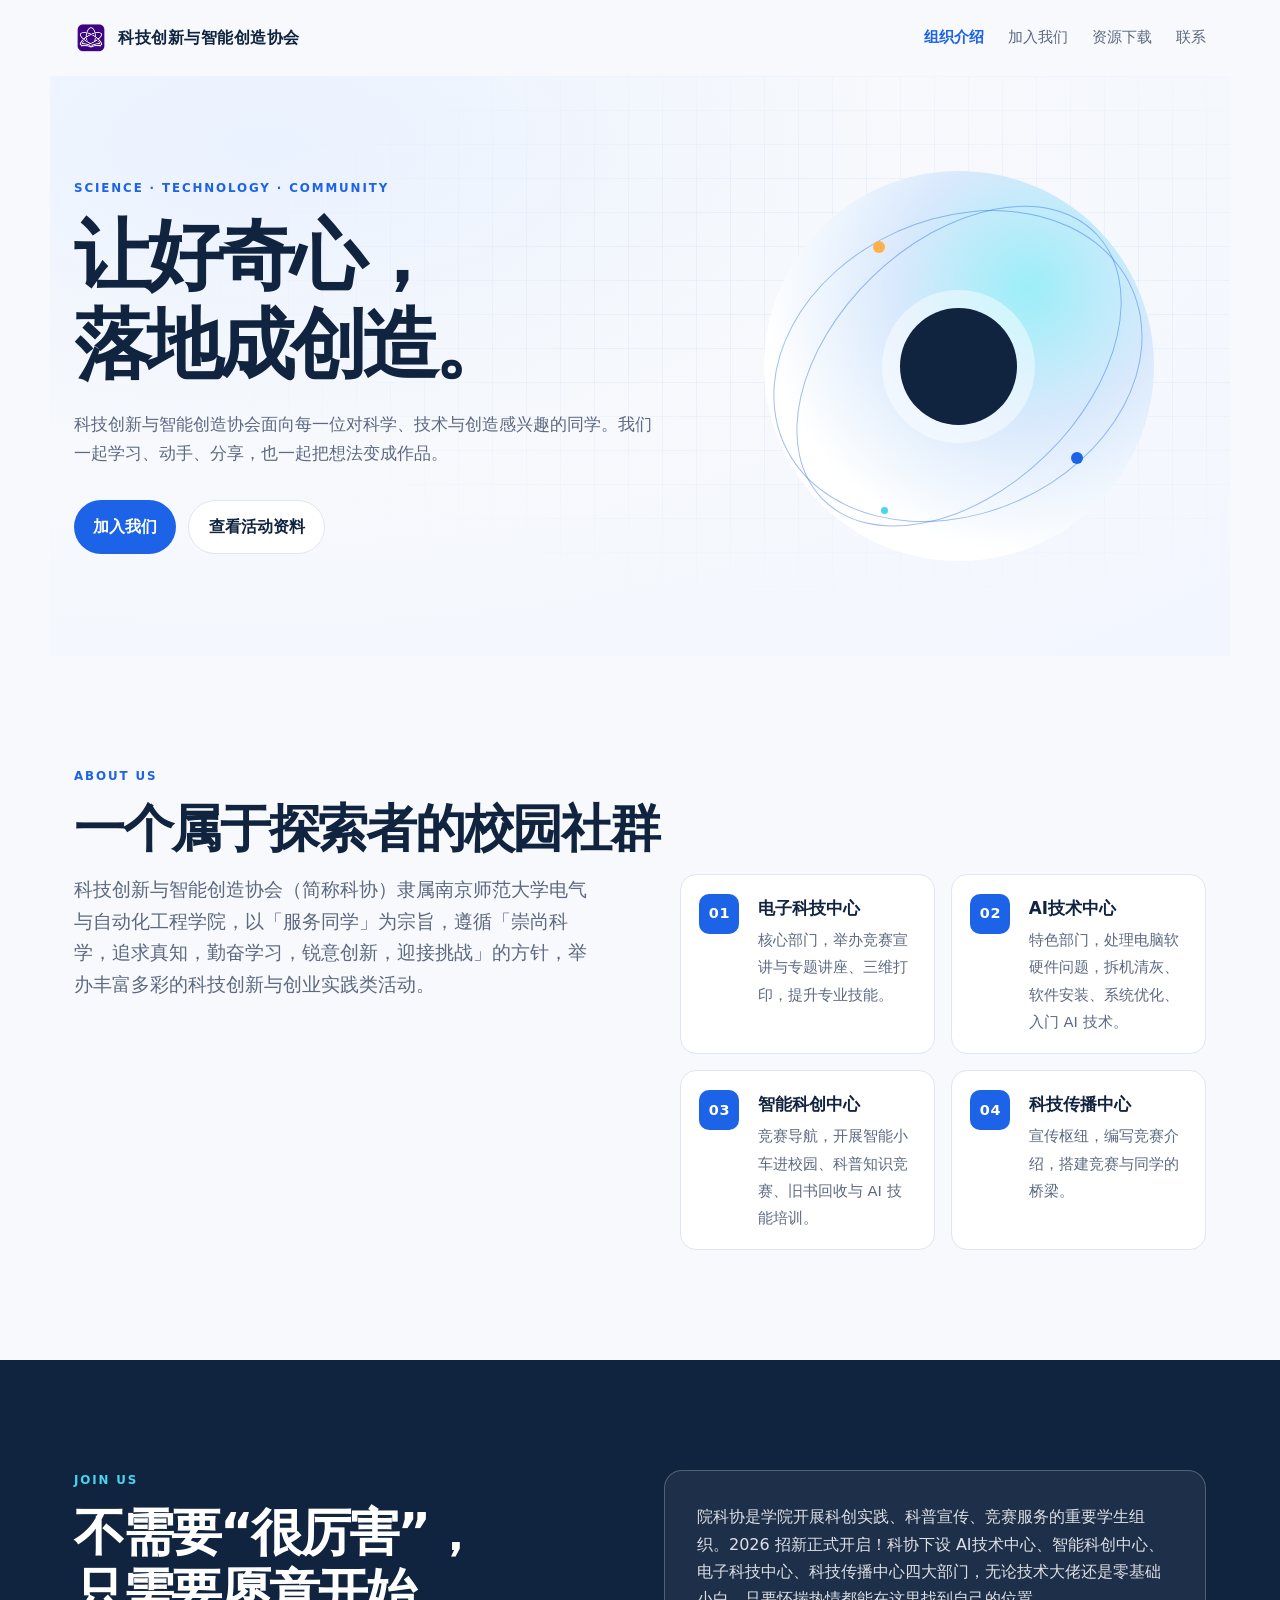
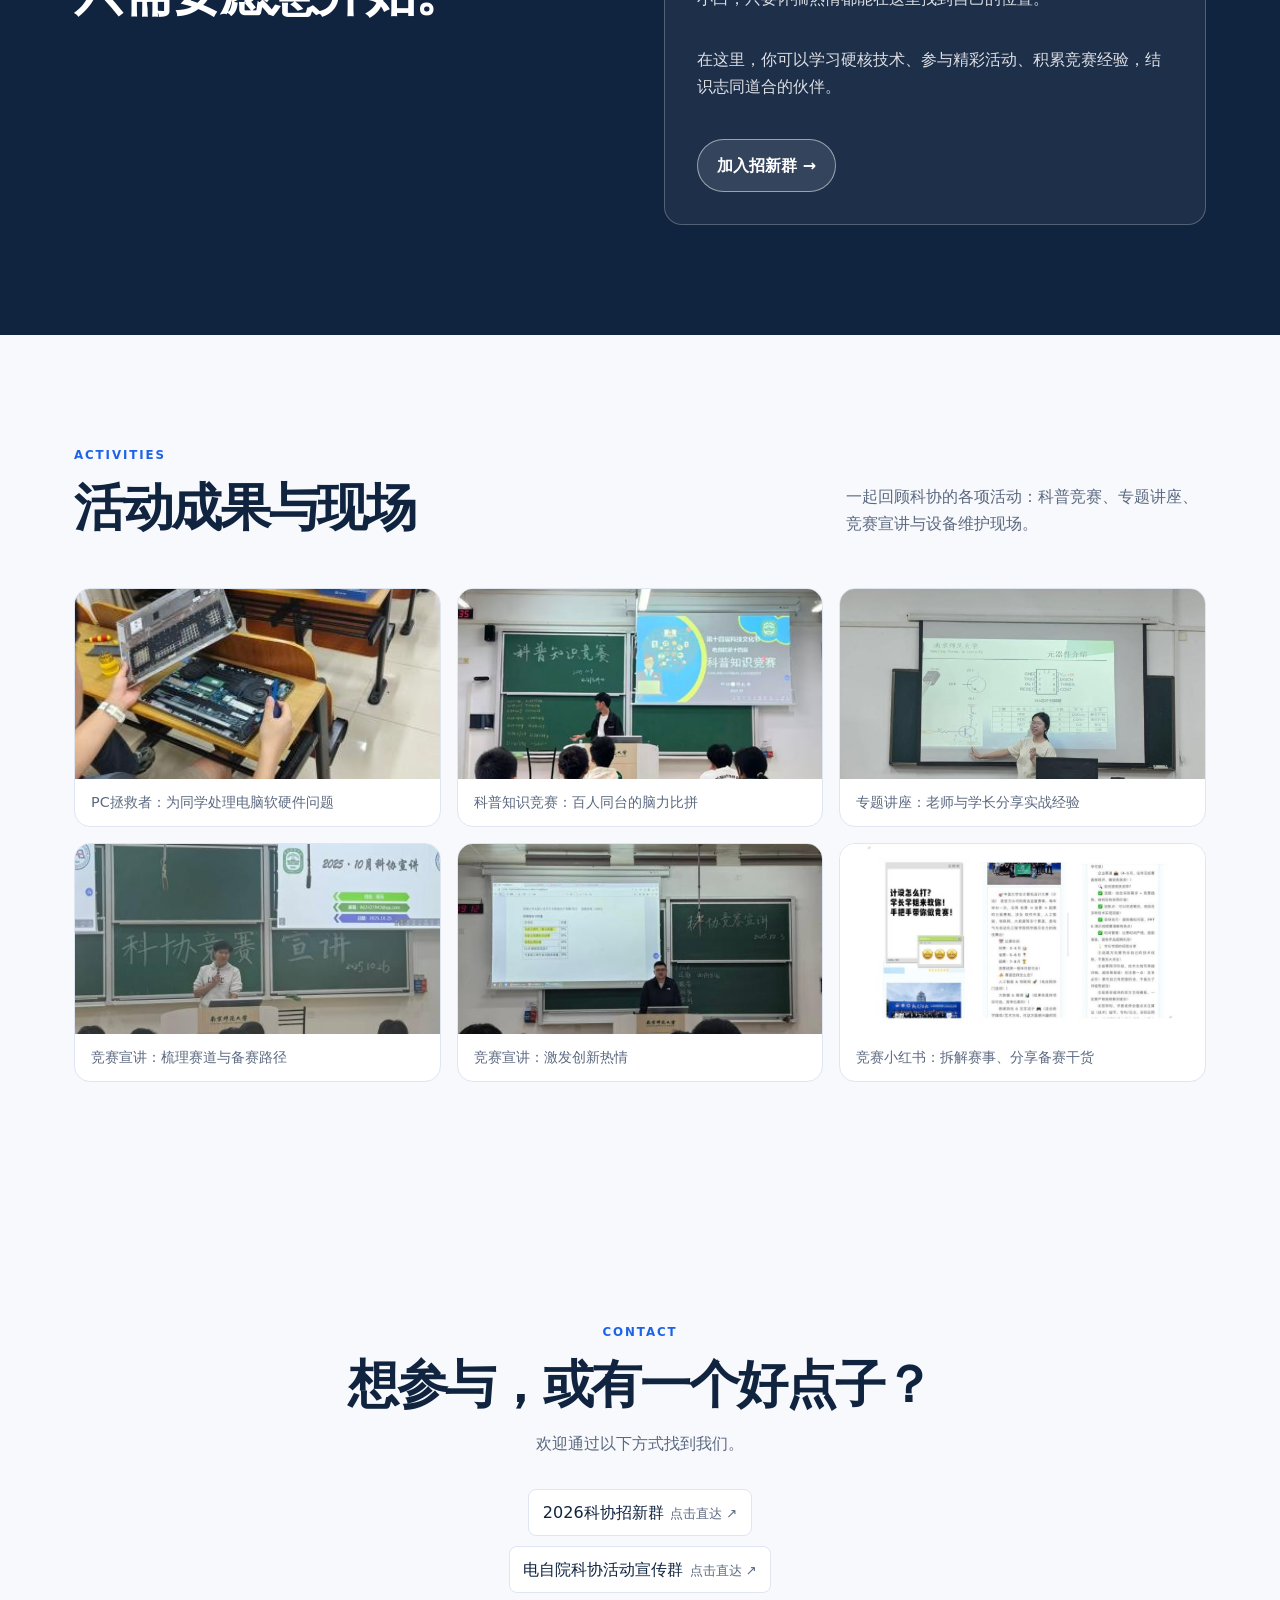
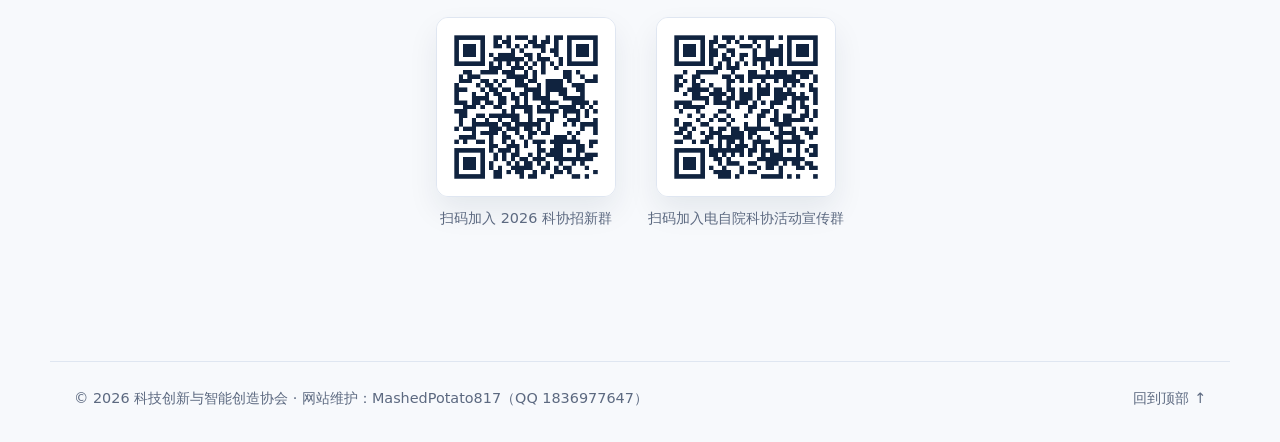
<file: index.html>
<!doctype html>
<html lang="zh-CN">
  <head>
    <meta charset="UTF-8" />
    <meta name="viewport" content="width=device-width, initial-scale=1.0" />
    <meta
      name="description"
      content="科技创新与智能创造协会（科协）：连接热爱科学与技术的同学，开展学习、实践与分享。"
    />
    <title>科技创新与智能创造协会</title>
    <link rel="stylesheet" href="styles.css" />
    <link rel="icon" type="image/png" href="favicon.png" />
    <link rel="apple-touch-icon" href="assets/images/apple-touch-icon.png" />
    <meta name="theme-color" content="#10233f" />
    <meta property="og:title" content="科技创新与智能创造协会" />
    <meta property="og:description" content="科技创新与智能创造协会（科协）：连接热爱科学与技术的同学，开展学习、实践与分享。" />
    <meta property="og:type" content="website" />
    <meta property="og:url" content="https://mashedpotato817.github.io/kexieweb/" />
    <meta property="og:image" content="https://mashedpotato817.github.io/kexieweb/assets/images/og-cover.png" />
    <meta property="og:image:width" content="1200" />
    <meta property="og:image:height" content="630" />
  </head>
  <body>
    <a class="skip-link" href="#main">跳到主要内容</a>
    <header class="site-header">
      <a class="brand" href="#top" aria-label="科技创新与智能创造协会首页">
        <img class="brand-mark" src="assets/images/logo-kexie-sm.png" alt="科技创新与智能创造协会 Logo" width="34" height="34" decoding="async" />
        <span>科技创新与智能创造协会</span>
      </a>
      <button class="menu-button" type="button" aria-expanded="false" aria-controls="nav">菜单</button>
      <nav id="nav" aria-label="主导航">
        <a href="#about">组织介绍</a>
        <a href="#join">加入我们</a>
        <a href="#resources">资源下载</a>
        <a href="#contact">联系</a>
      </nav>
    </header>

    <main id="main">
      <section id="top" class="hero">
        <div class="hero-copy">
          <p class="eyebrow">SCIENCE · TECHNOLOGY · COMMUNITY</p>
          <h1>让好奇心，<br />落地成创造。</h1>
          <p class="lead">科技创新与智能创造协会面向每一位对科学、技术与创造感兴趣的同学。我们一起学习、动手、分享，也一起把想法变成作品。</p>
          <div class="hero-actions">
            <a class="button primary" href="#join">加入我们</a>
            <a class="button secondary" href="#resources">查看活动资料</a>
          </div>
        </div>
        <div class="hero-orbit" aria-hidden="true">
          <div class="orbit-ring ring-one"></div>
          <div class="orbit-ring ring-two"></div>
          <div class="orbit-core" aria-hidden="true"></div>
          <span class="star star-a"></span><span class="star star-b"></span><span class="star star-c"></span>
        </div>
      </section>

      <section id="about" class="section about">
        <div class="section-heading">
          <p class="eyebrow">ABOUT US</p>
          <h2>一个属于探索者的校园社群</h2>
        </div>
        <div class="about-grid">
          <p>科技创新与智能创造协会（简称科协）隶属南京师范大学电气与自动化工程学院，以「服务同学」为宗旨，遵循「崇尚科学，追求真知，勤奋学习，锐意创新，迎接挑战」的方针，举办丰富多彩的科技创新与创业实践类活动。</p>
          <div class="value-list">
            <article><span class="dept-num" aria-hidden="true">01</span><div><strong>电子科技中心</strong><span>核心部门，举办竞赛宣讲与专题讲座、三维打印，提升专业技能。</span></div></article>
            <article><span class="dept-num" aria-hidden="true">02</span><div><strong>AI技术中心</strong><span>特色部门，处理电脑软硬件问题，拆机清灰、软件安装、系统优化、入门 AI 技术。</span></div></article>
            <article><span class="dept-num" aria-hidden="true">03</span><div><strong>智能科创中心</strong><span>竞赛导航，开展智能小车进校园、科普知识竞赛、旧书回收与 AI 技能培训。</span></div></article>
            <article><span class="dept-num" aria-hidden="true">04</span><div><strong>科技传播中心</strong><span>宣传枢纽，编写竞赛介绍，搭建竞赛与同学的桥梁。</span></div></article>
          </div>
        </div>
      </section>

      <section id="join" class="section join">
        <div>
          <p class="eyebrow">JOIN US</p>
          <h2>不需要“很厉害”，<br />只需要愿意开始。</h2>
        </div>
        <div class="join-card">
          <p>院科协是学院开展科创实践、科普宣传、竞赛服务的重要学生组织。2026 招新正式开启！科协下设 AI技术中心、智能科创中心、电子科技中心、科技传播中心四大部门，无论技术大佬还是零基础小白，只要怀揣热情都能在这里找到自己的位置。</p>
          <p>在这里，你可以学习硬核技术、参与精彩活动、积累竞赛经验，结识志同道合的伙伴。</p>
          <a class="button secondary" href="#contact">加入招新群 →</a>
        </div>
      </section>

      <section id="resources" class="section resources">
        <div class="section-heading split-heading">
          <div><p class="eyebrow">ACTIVITIES</p><h2>活动成果与现场</h2></div>
          <p>一起回顾科协的各项活动：科普竞赛、专题讲座、竞赛宣讲与设备维护现场。</p>
        </div>
        <div class="photo-grid">
          <figure class="photo-card">
            <img src="assets/photos/PC拯救者活动现场.jpg" alt="PC拯救者活动现场" loading="lazy" decoding="async" />
            <figcaption>PC拯救者：为同学处理电脑软硬件问题</figcaption>
          </figure>
          <figure class="photo-card">
            <img src="assets/photos/科普知识竞赛_thumb.jpg" alt="科普知识竞赛现场" loading="lazy" decoding="async" width="460" height="345" />
            <figcaption>科普知识竞赛：百人同台的脑力比拼</figcaption>
          </figure>
          <figure class="photo-card">
            <img src="assets/photos/电子焊接大赛专题讲座.jpg" alt="电子焊接大赛专题讲座现场" loading="lazy" decoding="async" />
            <figcaption>专题讲座：老师与学长分享实战经验</figcaption>
          </figure>
          <figure class="photo-card">
            <img src="assets/photos/竞赛宣讲1.jpg" alt="竞赛宣讲现场" loading="lazy" decoding="async" />
            <figcaption>竞赛宣讲：梳理赛道与备赛路径</figcaption>
          </figure>
          <figure class="photo-card">
            <img src="assets/photos/竞赛宣讲2.jpg" alt="竞赛宣讲现场" loading="lazy" decoding="async" />
            <figcaption>竞赛宣讲：激发创新热情</figcaption>
          </figure>
          <figure class="photo-card">
            <img src="assets/photos/竞赛宣传与介绍小红书公众号发布_thumb.jpg" alt="竞赛小红书公众号发布" loading="lazy" decoding="async" width="800" height="466" />
            <figcaption>竞赛小红书：拆解赛事、分享备赛干货</figcaption>
          </figure>
        </div>
      </section>

      <section id="contact" class="section contact">
        <p class="eyebrow">CONTACT</p>
        <h2>想参与，或有一个好点子？</h2>
        <p>欢迎通过以下方式找到我们。</p>
        <div class="contact-links">
          <a href="https://qm.qq.com/q/XnoFCh1Di4" target="_blank" rel="noopener noreferrer">2026科协招新群<span class="link-hint">点击直达 ↗</span></a>
          <a href="https://qm.qq.com/q/hEafZMdJ4s" target="_blank" rel="noopener noreferrer">电自院科协活动宣传群<span class="link-hint">点击直达 ↗</span></a>
        </div>
        <div class="qr-group">
          <figure class="qr-item">
            <img class="contact-qr" src="assets/qrs/QQgroup3-recuit-qr.png" alt="2026科协招新群二维码" loading="lazy" width="180" height="180" />
            <figcaption>扫码加入 2026 科协招新群</figcaption>
          </figure>
          <figure class="qr-item">
            <img class="contact-qr" src="assets/qrs/QQgroup2-qr.png" alt="电自院科协活动宣传群二维码" loading="lazy" width="180" height="180" />
            <figcaption>扫码加入电自院科协活动宣传群</figcaption>
          </figure>
        </div>
      </section>
    </main>

    <footer><span>© <span id="year"></span> 科技创新与智能创造协会 · 网站维护：MashedPotato817（QQ 1836977647）</span><a href="#top">回到顶部 ↑</a></footer>
    <script src="script.js"></script>
  </body>
</html>
</file>
<file: styles.css>
:root {
  --ink: #10233f;
  --muted: #5c6980;
  --paper: #f7f9fc;
  --line: #dfe6f1;
  --blue: #1d63e8;
  --cyan: #49d5ed;
  --orange: #ffb04a;
  --accent: #7a5cff;
  --radius: 16px;
  --shadow: 0 14px 30px rgba(16, 35, 63, 0.08);
  --grad: radial-gradient(120% 120% at 18% 12%, #eaf2ff 0%, #f7f9fc 45%, #f2f6ff 100%);
}

* { box-sizing: border-box; }
html { scroll-behavior: smooth; }
body {
  margin: 0;
  color: var(--ink);
  background: var(--paper);
  font: 16px/1.7 "Microsoft YaHei", "PingFang SC", system-ui, sans-serif;
}
a { color: inherit; text-decoration: none; }
:focus-visible {
  outline: 3px solid var(--accent);
  outline-offset: 2px;
  border-radius: 4px;
}
.skip-link { position: absolute; left: -999px; }
.skip-link:focus {
  left: 1rem;
  top: 1rem;
  z-index: 10;
  background: #fff;
  padding: 0.5rem 1rem;
}

.site-header {
  min-height: 76px;
  display: flex;
  align-items: center;
  justify-content: space-between;
  gap: 2rem;
  max-width: 1180px;
  padding: 0 24px;
  margin: auto;
}
.brand {
  display: flex;
  align-items: center;
  gap: 0.65rem;
  font-weight: 800;
  letter-spacing: 0.03em;
}
.brand-mark {
  display: block;
  width: 34px;
  height: 34px;
  border-radius: 10px;
  object-fit: contain;
}
nav {
  display: flex;
  gap: 1.5rem;
  color: var(--muted);
  font-size: 0.94rem;
}
nav a:hover, footer a:hover { color: var(--blue); }
nav a.active { color: var(--blue); font-weight: 700; }

.section.js-reveal {
  transform: translateY(16px);
  transition: transform 0.6s ease, opacity 0.6s ease;
}
.section.js-reveal.revealed { opacity: 1; transform: none; }
@media (prefers-reduced-motion: reduce) {
  .section.js-reveal { opacity: 1; transform: none; transition: none; }
}
.lite .section.js-reveal { opacity: 1; transform: none; transition: none; }
.lite .star { animation: none; }
.lite .hero-orbit { background: linear-gradient(180deg, #d9e9fc, #fff); }
.lite .orbit-core { box-shadow: none; }

.menu-button {
  display: none;
  border: 0;
  background: none;
  color: var(--ink);
  font: inherit;
}

.hero, .section, footer {
  max-width: 1180px;
  margin: auto;
  padding-left: 24px;
  padding-right: 24px;
}
.hero {
  min-height: 580px;
  display: grid;
  grid-template-columns: 1.1fr 0.9fr;
  align-items: center;
  gap: 2rem;
  background: var(--grad);
  position: relative;
}
.hero::before {
  content: "";
  position: absolute;
  inset: 0;
  background-image: linear-gradient(rgba(29, 99, 232, 0.05) 1px, transparent 1px),
    linear-gradient(90deg, rgba(29, 99, 232, 0.05) 1px, transparent 1px);
  background-size: 34px 34px;
  mask-image: radial-gradient(80% 70% at 70% 40%, #000 30%, transparent 75%);
  pointer-events: none;
}
.hero > * { position: relative; }

.eyebrow {
  margin: 0 0 0.8rem;
  color: var(--blue);
  font-size: 0.74rem;
  font-weight: 800;
  letter-spacing: 0.16em;
}
h1, h2, h3, p { margin-top: 0; }
h1, h2, h3 { line-height: 1.16; }
h1 {
  font-size: clamp(2.8rem, 6vw, 5.4rem);
  letter-spacing: -0.065em;
  margin-bottom: 1.25rem;
}
h2 {
  font-size: clamp(2rem, 4vw, 3.3rem);
  letter-spacing: -0.045em;
  margin-bottom: 1rem;
}

.lead {
  max-width: 580px;
  color: var(--muted);
  font-size: 1.08rem;
}
.hero-actions {
  display: flex;
  flex-wrap: wrap;
  gap: 0.75rem;
  margin-top: 2rem;
}
.button {
  display: inline-flex;
  align-items: center;
  justify-content: center;
  border-radius: 999px;
  padding: 0.75rem 1.2rem;
  font-weight: 700;
  transition: transform 0.18s ease, box-shadow 0.18s ease, background 0.18s ease;
}
.primary { background: var(--blue); color: #fff; }
.secondary { border: 1px solid var(--line); background: #fff; }
.primary:hover {
  background: var(--accent);
  box-shadow: 0 10px 22px rgba(29, 99, 232, 0.28);
  transform: translateY(-2px);
}
.secondary:hover {
  border-color: var(--blue);
  color: var(--blue);
  box-shadow: 0 8px 18px rgba(16, 35, 63, 0.08);
  transform: translateY(-2px);
}
.button:active { transform: translateY(0); }

.hero-orbit {
  position: relative;
  width: min(390px, 75vw);
  aspect-ratio: 1;
  margin: auto;
  border-radius: 50%;
  background: radial-gradient(circle at 68% 30%, #9ceef8, #d9e9fc 35%, #fff 70%);
  overflow: hidden;
}
.orbit-core {
  position: absolute;
  inset: 35%;
  display: grid;
  place-items: center;
  border-radius: 50%;
  background: var(--ink);
  color: #fff;
  font-size: 1.6rem;
  font-weight: 800;
  letter-spacing: 0.1em;
  box-shadow: 0 0 0 18px rgba(255, 255, 255, 0.45);
}
.orbit-ring {
  position: absolute;
  border: 1px solid rgba(29, 99, 232, 0.42);
  border-radius: 50%;
  transform: rotate(-24deg);
}
.ring-one { inset: 12% 1%; }
.ring-two { inset: 1% 18%; transform: rotate(46deg); }
@keyframes floaty {
  0%, 100% { transform: translateY(0); }
  50% { transform: translateY(-6px); }
}
.star {
  position: absolute;
  width: 12px;
  height: 12px;
  border-radius: 50%;
  background: var(--orange);
  animation: floaty 5s ease-in-out infinite;
}
.star-a { top: 18%; left: 28%; }
.star-b { right: 18%; bottom: 25%; background: var(--blue); animation-delay: 0.8s; }
.star-c { bottom: 12%; left: 30%; width: 7px; height: 7px; background: var(--cyan); animation-delay: 1.6s; }

.section { padding-top: 110px; padding-bottom: 110px; }
.about-grid {
  display: grid;
  grid-template-columns: 1fr 1fr;
  gap: 5rem;
  align-items: start;
}
.about-grid > p { font-size: 1.16rem; color: var(--muted); }
.value-list {
  display: grid;
  grid-template-columns: 1fr 1fr;
  gap: 1rem;
}
.value-list article {
  display: grid;
  grid-template-columns: 44px 1fr;
  gap: 0.9rem;
  align-items: start;
  padding: 1.15rem;
  border: 1px solid var(--line);
  border-radius: var(--radius);
  background: #fff;
  transition: transform 0.2s, box-shadow 0.2s, border-color 0.2s;
}
.value-list article:hover {
  transform: translateY(-3px);
  box-shadow: var(--shadow);
  border-color: var(--blue);
}
.value-list .dept-num {
  display: grid;
  place-items: center;
  width: 40px;
  height: 40px;
  border-radius: 10px;
  color: #fff;
  background: var(--blue);
  font-weight: 800;
  font-size: 0.9rem;
  letter-spacing: 0.05em;
}
.value-list strong { display: block; font-size: 1.05rem; margin-bottom: 0.25rem; }
.value-list span { color: var(--muted); font-size: 0.92rem; }

.join {
  display: grid;
  grid-template-columns: 1fr 1fr;
  gap: 3rem;
  color: #fff;
  background: var(--ink);
  max-width: none;
  padding-left: max(24px, calc(50% - 566px));
  padding-right: max(24px, calc(50% - 566px));
}
.join .eyebrow { color: var(--cyan); }
.join-card {
  padding: 2rem;
  border: 1px solid rgba(255, 255, 255, 0.24);
  border-radius: 18px;
  background: rgba(255, 255, 255, 0.06);
  display: flex;
  flex-direction: column;
  gap: 1.1rem;
  align-items: flex-start;
}
.join-card p { color: rgba(255, 255, 255, 0.85); }
.join-card .button { margin-top: 0.3rem; }
.join-card .secondary {
  border-color: rgba(255, 255, 255, 0.5);
  background: rgba(255, 255, 255, 0.1);
  color: #fff;
}
.join-card .secondary:hover {
  border-color: var(--cyan);
  color: var(--cyan);
  box-shadow: 0 8px 18px rgba(0, 0, 0, 0.25);
}
.notice {
  display: inline-block;
  padding: 0.23rem 0.65rem;
  color: var(--orange);
  border: 1px solid rgba(255, 176, 74, 0.4);
  border-radius: 999px;
  font-size: 0.8rem;
}
.split-heading {
  display: flex;
  justify-content: space-between;
  align-items: end;
  gap: 2rem;
}
.split-heading > p { max-width: 360px; color: var(--muted); }

.resource-grid {
  display: grid;
  grid-template-columns: repeat(3, 1fr);
  gap: 1rem;
  margin-top: 2.2rem;
}
.resource-card {
  min-height: 220px;
  padding: 1.5rem;
  background: #fff;
  border: 1px solid var(--line);
  border-radius: var(--radius);
  transition: transform 0.2s, box-shadow 0.2s;
}
.resource-card:hover {
  transform: translateY(-4px);
  box-shadow: var(--shadow);
}
.resource-type { color: var(--blue); font-size: 0.72rem; font-weight: 800; letter-spacing: 0.12em; }
.resource-icon {
  display: grid;
  place-items: center;
  width: 44px;
  height: 44px;
  margin-top: 1.4rem;
  border: 1px dashed var(--line);
  border-radius: 12px;
  color: var(--muted);
  font-size: 1.2rem;
}
.resource-icon::before { content: "+"; }
.resource-card h3 { margin: 1.1rem 0 0.5rem; font-size: 1.25rem; }
.resource-card p { color: var(--muted); font-size: 0.94rem; }

.photo-grid {
  display: grid;
  grid-template-columns: repeat(3, 1fr);
  gap: 1rem;
  margin-top: 2.2rem;
}
.photo-card {
  margin: 0;
  background: #fff;
  border: 1px solid var(--line);
  border-radius: var(--radius);
  overflow: hidden;
  transition: transform 0.2s, box-shadow 0.2s;
}
.photo-card:hover {
  transform: translateY(-4px);
  box-shadow: var(--shadow);
}
.photo-card img {
  display: block;
  width: 100%;
  height: 190px;
  object-fit: cover;
}
.photo-card figcaption {
  padding: 0.7rem 1rem;
  color: var(--muted);
  font-size: 0.9rem;
}

.contact { text-align: center; padding-top: 130px; padding-bottom: 130px; }
.contact > p:not(.eyebrow) {
  max-width: 550px;
  margin: 0 auto 2rem;
  color: var(--muted);
}
.contact-links {
  display: flex;
  flex-direction: column;
  align-items: center;
  gap: 0.6rem;
  margin-bottom: 1rem;
}
.contact-links > * {
  padding: 0.55rem 0.85rem;
  background: #fff;
  border: 1px solid var(--line);
  border-radius: 8px;
  transition: border-color 0.18s, color 0.18s, transform 0.18s;
}
.contact-links .link-hint {
  margin-left: 0.4rem;
  font-size: 0.82rem;
  color: var(--muted);
}
.contact-links a:hover {
  border-color: var(--blue);
  color: var(--blue);
  transform: translateY(-2px);
}
.contact-links a:hover .link-hint { color: var(--blue); }
.qr-note { margin-top: 1.5rem; color: var(--muted); }
.contact-qr {
  width: 180px;
  height: 180px;
  object-fit: contain;
  border-radius: 12px;
  border: 1px solid var(--line);
  box-shadow: var(--shadow);
}
.qr-group {
  display: flex;
  flex-wrap: wrap;
  justify-content: center;
  gap: 2rem;
  margin-top: 1.5rem;
}
.qr-item {
  margin: 0;
  display: flex;
  flex-direction: column;
  align-items: center;
  gap: 0.6rem;
}
.qr-item figcaption { color: var(--muted); font-size: 0.9rem; }

footer {
  display: flex;
  justify-content: space-between;
  gap: 1rem;
  padding-top: 1.5rem;
  padding-bottom: 2rem;
  color: var(--muted);
  border-top: 1px solid var(--line);
  font-size: 0.9rem;
}

@media (max-width: 700px) {
  .site-header { min-height: 64px; gap: 1rem; }
  .brand { min-width: 0; gap: 0.5rem; font-size: 0.92rem; }
  .brand > span:last-child { max-width: 180px; line-height: 1.25; }
  .menu-button { display: block; }
  nav {
    display: none;
    position: absolute;
    top: 64px;
    left: 0;
    right: 0;
    z-index: 5;
    flex-direction: column;
    gap: 0;
    padding: 0 24px 1rem;
    background: var(--paper);
    border-bottom: 1px solid var(--line);
  }
  nav.open { display: flex; }
  nav a { padding: 0.7rem 0; }
  .hero { min-height: auto; grid-template-columns: 1fr; padding-top: 68px; padding-bottom: 78px; }
  .hero-orbit { width: min(300px, 80vw); grid-row: 1; }
  .about-grid, .join, .value-list { grid-template-columns: 1fr; gap: 2rem; }
  .value-list { gap: 1rem; }
  .section { padding-top: 75px; padding-bottom: 75px; }
  .join { padding-top: 75px; padding-bottom: 75px; }
  .split-heading { display: block; }
  .resource-grid { grid-template-columns: 1fr; }
  .photo-grid { grid-template-columns: 1fr; }
  footer { flex-direction: column; }
}
</file>
